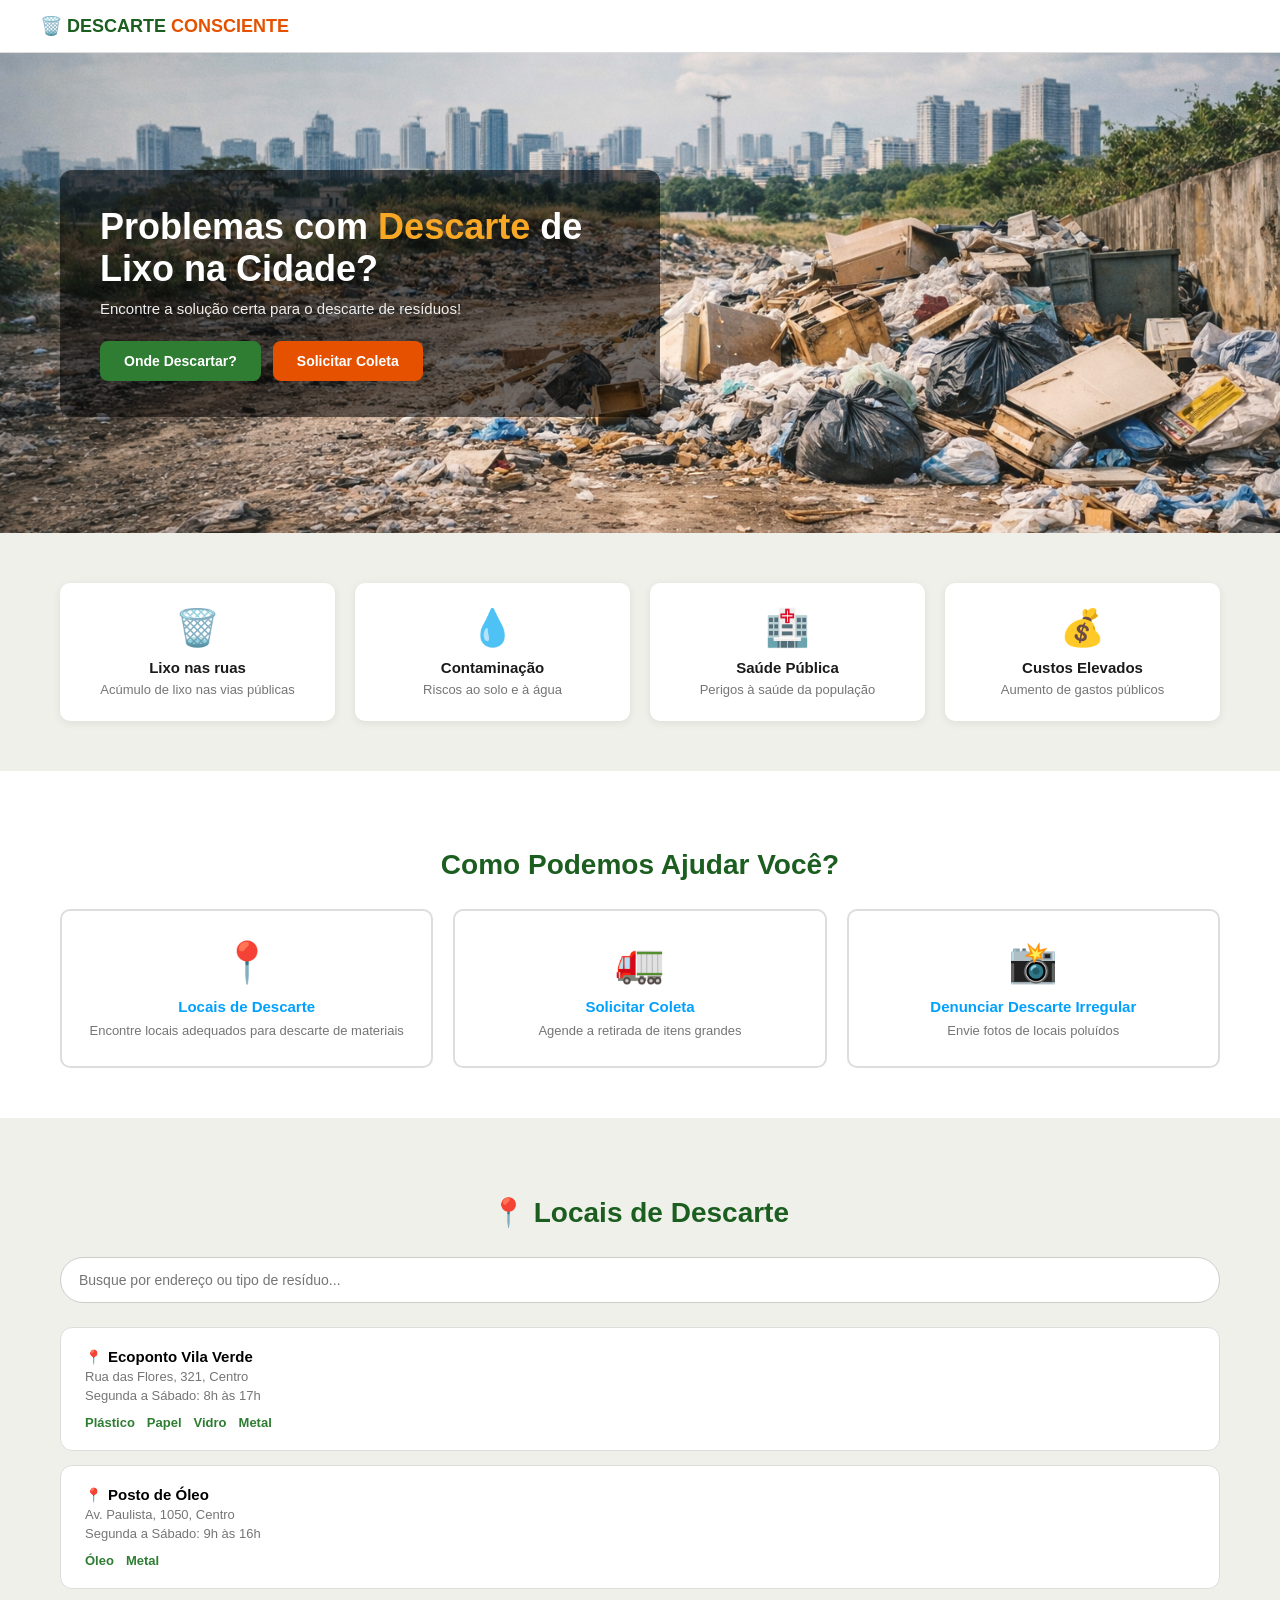
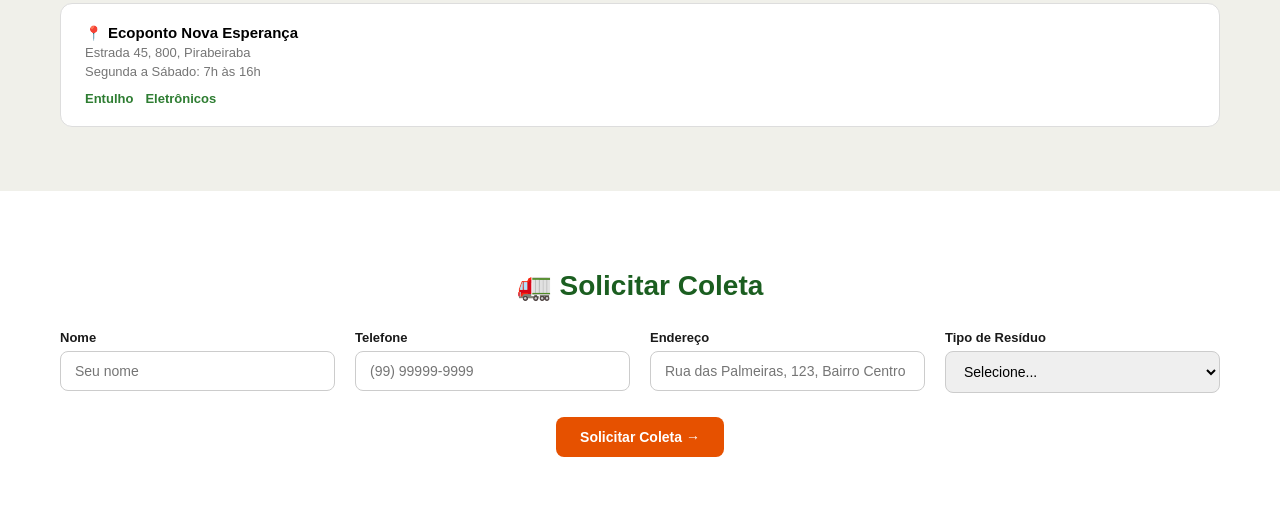
<file: index.html>
<!DOCTYPE html>
<html lang="pt-BR">
<head>
  <meta charset="UTF-8">
  <title>Descarte Consciente</title>
  <link rel="stylesheet" href="style.css">
</head>
<body>

  <nav>
    <a class="logo" href="index.html">🗑️ DESCARTE <span>CONSCIENTE</span></a>
  </nav>

  <div class="hero" id="inicio">
    <div class="hero-content">
      <h1>Problemas com <span>Descarte</span> de Lixo na Cidade?</h1>
      <p>Encontre a solução certa para o descarte de resíduos!</p>
      <div class="hero-buttons">
        <a href="#locais" class="btn-green">Onde Descartar?</a>
        <a href="#coleta" class="btn-orange">Solicitar Coleta</a>
      </div>
    </div>
  </div>


  <section style="background-color: #f0f0ea;" id="como-funciona">
    <div class="problems-grid">

      <div class="problem-card">
        <div class="icon">🗑️</div>
        <h3>Lixo nas ruas</h3>
        <p>Acúmulo de lixo nas vias públicas</p>
      </div>

      <div class="problem-card">
        <div class="icon">💧</div>
        <h3>Contaminação</h3>
        <p>Riscos ao solo e à água</p>
      </div>

      <div class="problem-card">
        <div class="icon">🏥</div>
        <h3>Saúde Pública</h3>
        <p>Perigos à saúde da população</p>
      </div>

      <div class="problem-card">
        <div class="icon">💰</div>
        <h3>Custos Elevados</h3>
        <p>Aumento de gastos públicos</p>
      </div>

    </div>
  </section>



  <section class="help-section">
    <p class="section-title" style="text-align:center;">Como Podemos Ajudar Você?</p>
    <div class="help-grid">

      <a href="#locais" class="help-card">
        <div class="icon">📍</div>
        <h3 class="green">Locais de Descarte</h3>
        <p>Encontre locais adequados para descarte de materiais</p>
      </a>

      <a href="#coleta" class="help-card">
        <div class="icon">🚛</div>
        <h3 class="orange">Solicitar Coleta</h3>
        <p>Agende a retirada de itens grandes</p>
      </a>

      <a href="#denuncia" class="help-card">
        <div class="icon">📸</div>
        <h3 class="orange">Denunciar Descarte Irregular</h3>
        <p>Envie fotos de locais poluídos</p>
      </a>

    </div>
  </section>

<section class="locais-section" id="locais">
  <p class="section-title">📍 Locais de Descarte</p>

  <input
    class="search-bar"
    type="text"
    placeholder="Busque por endereço ou tipo de resíduo..."
    oninput="filtrarLocais(this.value)"
  >

  <div class="local-card">
    <h4 class="local-nome">Ecoponto Vila Verde</h4>
    <p class="address">Rua das Flores, 321, Centro</p>
    <p class="horario">Segunda a Sábado: 8h às 17h</p>
    <div class="tags">
      <span class="tag">Plástico</span>
      <span class="tag">Papel</span>
      <span class="tag">Vidro</span>
      <span class="tag">Metal</span>
    </div>
  </div>

  <div class="local-card">
    <h4 class="local-nome">Posto de Óleo</h4>
    <p class="address">Av. Paulista, 1050, Centro</p>
    <p class="horario">Segunda a Sábado: 9h às 16h</p>
    <div class="tags">
      <span class="tag">Óleo</span>
      <span class="tag">Metal</span>
    </div>
  </div>

  <div class="local-card">
    <h4 class="local-nome">Ecoponto Nova Esperança</h4>
    <p class="address">Estrada 45, 800, Pirabeiraba</p>
    <p class="horario">Segunda a Sábado: 7h às 16h</p>
    <div class="tags">
      <span class="tag">Entulho</span>
      <span class="tag">Eletrônicos</span>
    </div>
  </div>
</section>

<section class="coleta-section" id="coleta">
    <p class="section-title">🚛 Solicitar Coleta</p>

    <div class="form-grid">
      <div class="form-group">
        <label>Nome</label>
        <input type="text" id="coleta-nome" placeholder="Seu nome">
      </div>
      <div class="form-group">
        <label>Telefone</label>
        <input type="tel" id="coleta-tel" placeholder="(99) 99999-9999">
      </div>
      <div class="form-group">
        <label>Endereço</label>
        <input type="text" id="coleta-endereco" placeholder="Rua das Palmeiras, 123, Bairro Centro">
      </div>
      <div class="form-group">
        <label>Tipo de Resíduo</label>
        <select id="coleta-tipo">
          <option value="">Selecione...</option>
          <option>Móveis</option>
          <option>Eletrônicos</option>
          <option>Entulho</option>
          <option>Eletrodomésticos</option>
          <option>Outros</option>
        </select>
      </div>
    </div>

    <div class="form-center">
      <button class="btn-orange" onclick="enviarColeta()">Solicitar Coleta →</button>
    </div>
  </section>

</body>
</file>
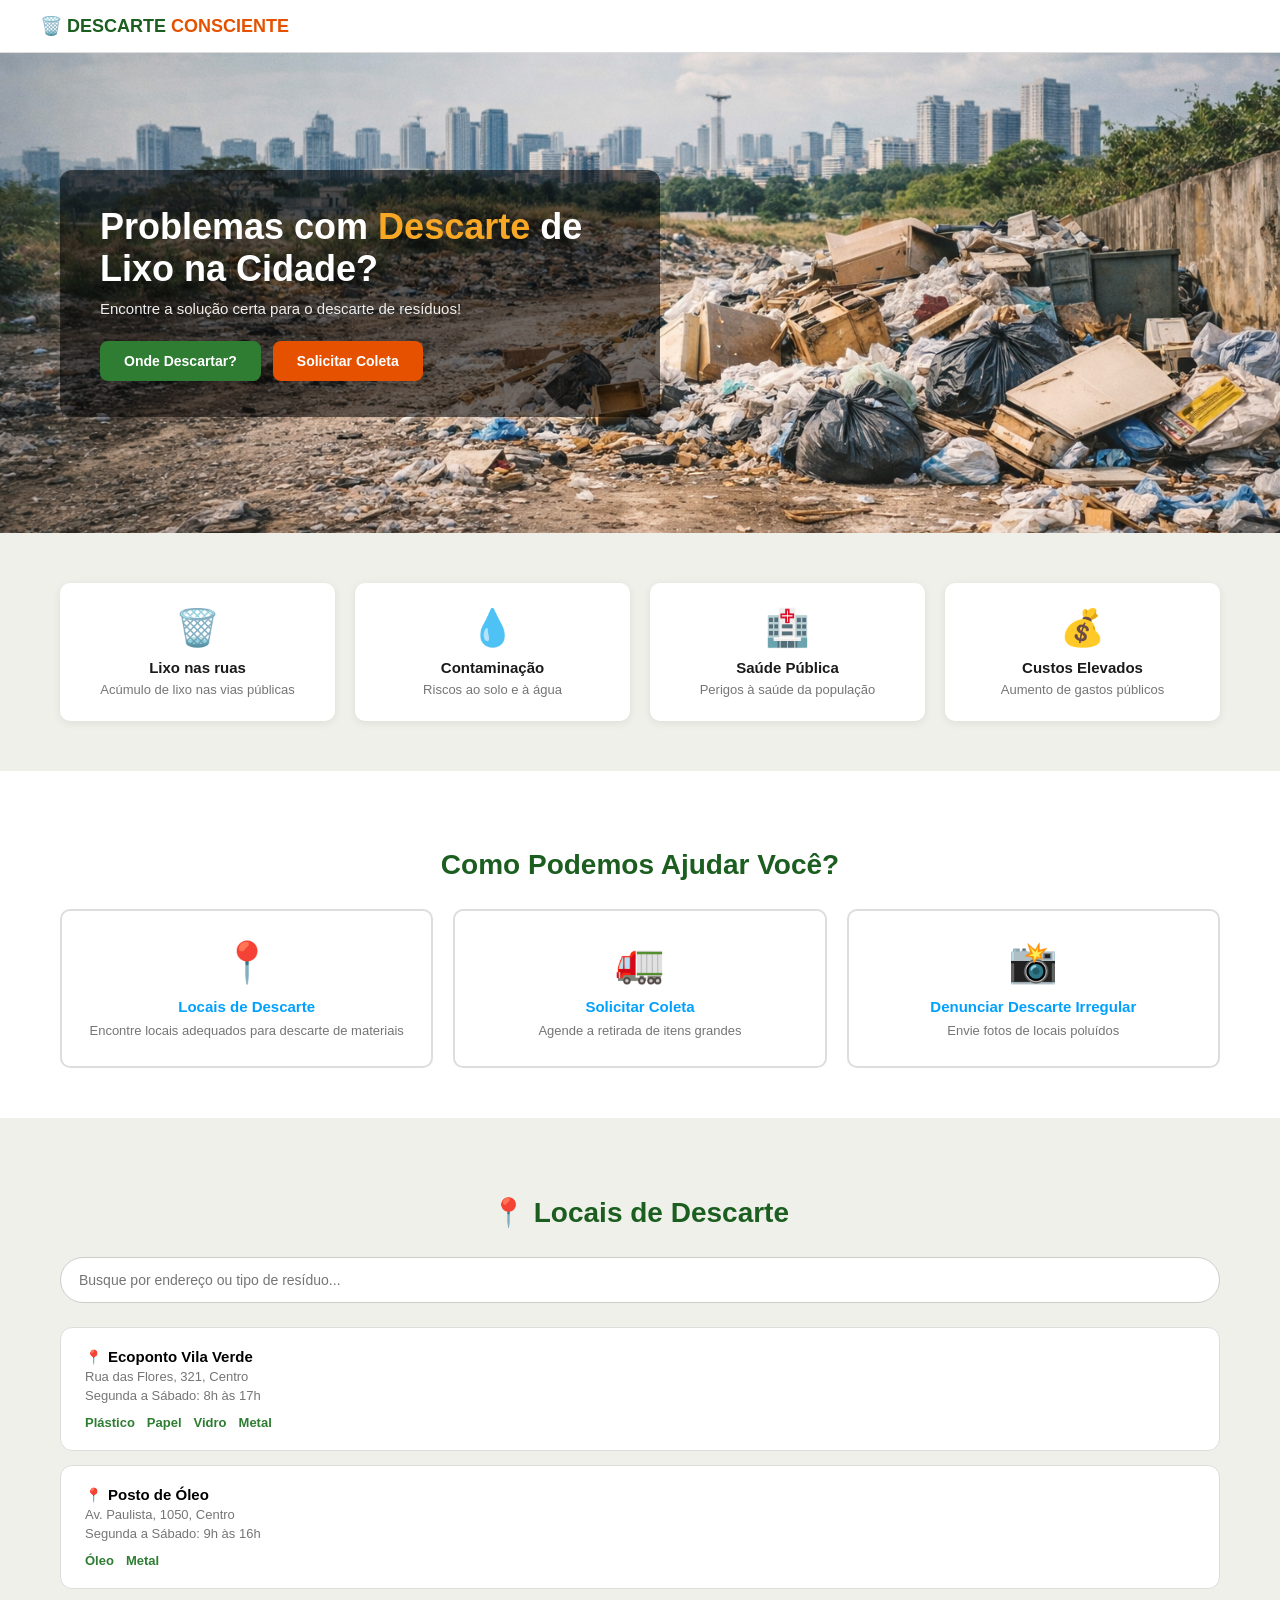
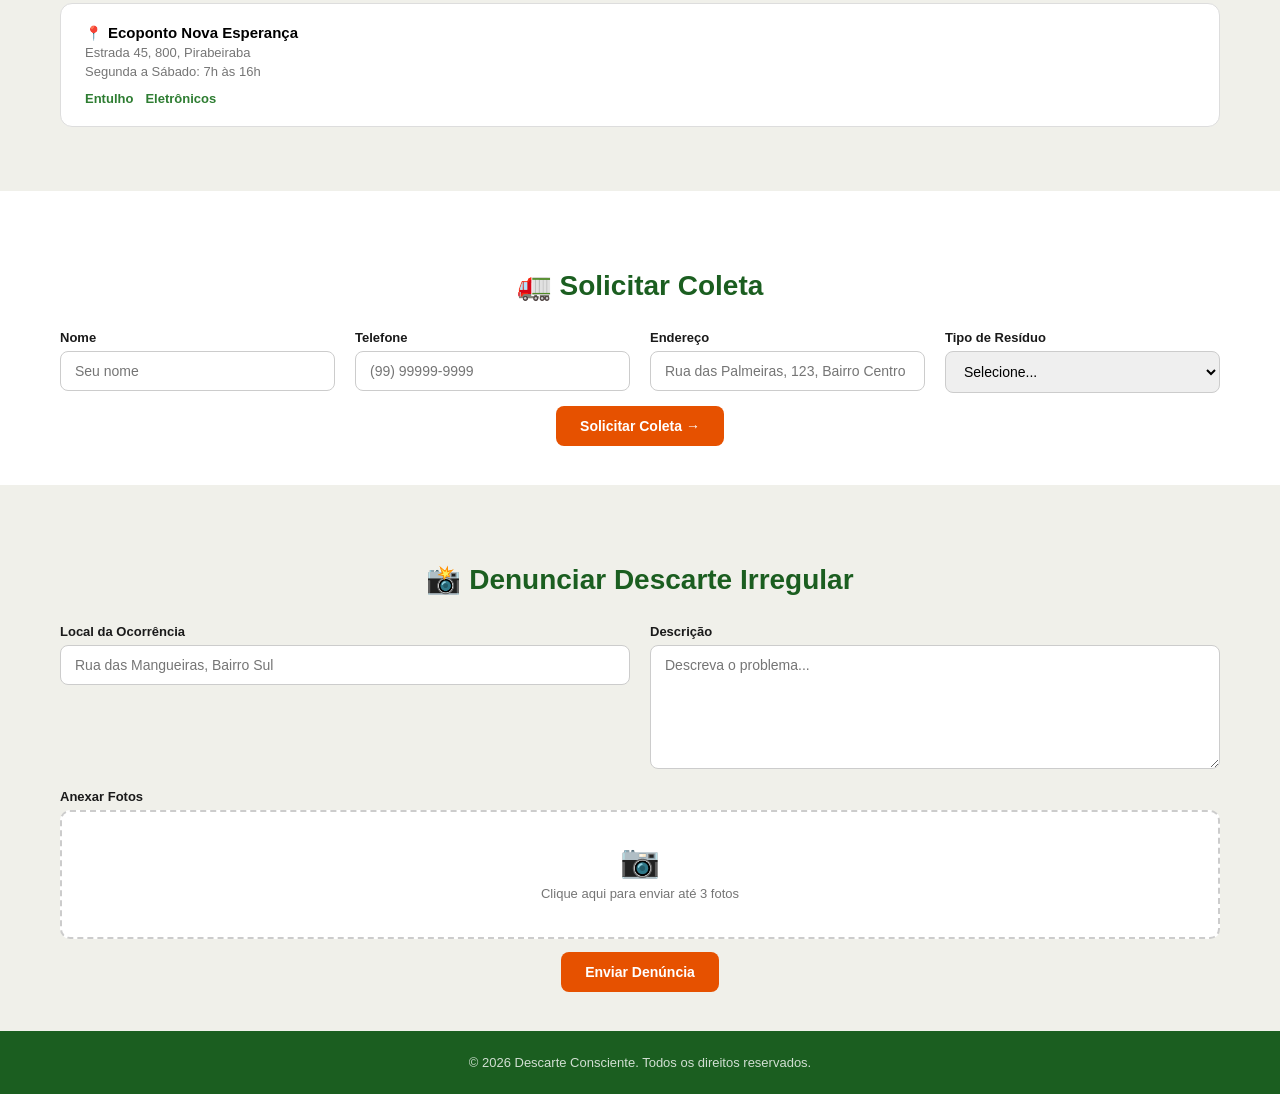
<file: index/index.html>
<!DOCTYPE html>
<html lang="pt-BR">
<head>
  <meta charset="UTF-8">
  <title>Descarte Consciente</title>
  <link rel="stylesheet" href="style.css">
</head>
<body>

  <nav>
    <a class="logo" href="index.html">🗑️ DESCARTE <span>CONSCIENTE</span></a>
  </nav>

  <div class="hero" id="inicio">
    <div class="hero-content">
      <h1>Problemas com <span>Descarte</span> de Lixo na Cidade?</h1>
      <p>Encontre a solução certa para o descarte de resíduos!</p>
      <div class="hero-buttons">
        <a href="#locais" class="btn-green">Onde Descartar?</a>
        <a href="#coleta" class="btn-orange">Solicitar Coleta</a>
      </div>
    </div>
  </div>


  <section style="background-color: #f0f0ea;" id="como-funciona">
    <div class="problems-grid">

      <div class="problem-card">
        <div class="icon">🗑️</div>
        <h3>Lixo nas ruas</h3>
        <p>Acúmulo de lixo nas vias públicas</p>
      </div>

      <div class="problem-card">
        <div class="icon">💧</div>
        <h3>Contaminação</h3>
        <p>Riscos ao solo e à água</p>
      </div>

      <div class="problem-card">
        <div class="icon">🏥</div>
        <h3>Saúde Pública</h3>
        <p>Perigos à saúde da população</p>
      </div>

      <div class="problem-card">
        <div class="icon">💰</div>
        <h3>Custos Elevados</h3>
        <p>Aumento de gastos públicos</p>
      </div>

    </div>
  </section>



  <section class="help-section">
    <p class="section-title" style="text-align:center;">Como Podemos Ajudar Você?</p>
    <div class="help-grid">

      <a href="#locais" class="help-card">
        <div class="icon">📍</div>
        <h3 class="green">Locais de Descarte</h3>
        <p>Encontre locais adequados para descarte de materiais</p>
      </a>

      <a href="#coleta" class="help-card">
        <div class="icon">🚛</div>
        <h3 class="orange">Solicitar Coleta</h3>
        <p>Agende a retirada de itens grandes</p>
      </a>

      <a href="#denuncia" class="help-card">
        <div class="icon">📸</div>
        <h3 class="orange">Denunciar Descarte Irregular</h3>
        <p>Envie fotos de locais poluídos</p>
      </a>

    </div>
  </section>

<section class="locais-section" id="locais">
  <p class="section-title">📍 Locais de Descarte</p>

  <input
    class="search-bar"
    type="text"
    placeholder="Busque por endereço ou tipo de resíduo..."
  >

  <div class="local-card">
    <h4 class="local-nome">Ecoponto Vila Verde</h4>
    <p class="address">Rua das Flores, 321, Centro</p>
    <p class="horario">Segunda a Sábado: 8h às 17h</p>
    <div class="tags">
      <span class="tag">Plástico</span>
      <span class="tag">Papel</span>
      <span class="tag">Vidro</span>
      <span class="tag">Metal</span>
    </div>
  </div>

  <div class="local-card">
    <h4 class="local-nome">Posto de Óleo</h4>
    <p class="address">Av. Paulista, 1050, Centro</p>
    <p class="horario">Segunda a Sábado: 9h às 16h</p>
    <div class="tags">
      <span class="tag">Óleo</span>
      <span class="tag">Metal</span>
    </div>
  </div>

  <div class="local-card">
    <h4 class="local-nome">Ecoponto Nova Esperança</h4>
    <p class="address">Estrada 45, 800, Pirabeiraba</p>
    <p class="horario">Segunda a Sábado: 7h às 16h</p>
    <div class="tags">
      <span class="tag">Entulho</span>
      <span class="tag">Eletrônicos</span>
    </div>
  </div>
</section>

<section class="coleta-section" id="coleta">
    <p class="section-title">🚛 Solicitar Coleta</p>

    <div class="form-grid">
      <div class="form-group">
        <label>Nome</label>
        <input type="text" id="coleta-nome" placeholder="Seu nome">
      </div>
      <div class="form-group">
        <label>Telefone</label>
        <input type="tel" id="coleta-tel" placeholder="(99) 99999-9999">
      </div>
      <div class="form-group">
        <label>Endereço</label>
        <input type="text" id="coleta-endereco" placeholder="Rua das Palmeiras, 123, Bairro Centro">
      </div>
      <div class="form-group">
        <label>Tipo de Resíduo</label>
        <select id="coleta-tipo">
          <option value="">Selecione...</option>
          <option>Móveis</option>
          <option>Eletrônicos</option>
          <option>Entulho</option>
          <option>Eletrodomésticos</option>
          <option>Outros</option>
        </select>
      </div>
    </div>

<div class="form-center">
  <a class="btn-orange" href="/confirmacao/solicitacao/solicitacao.html">Solicitar Coleta →</a>
</div>
  </section>

    <section class="denuncia-section" id="denuncia">
    <p class="section-title">📸 Denunciar Descarte Irregular</p>

    <div class="form-grid">
      <div class="form-group">
        <label>Local da Ocorrência</label>
        <input type="text" id="den-local" placeholder="Rua das Mangueiras, Bairro Sul">
      </div>
      <div class="form-group">
        <label>Descrição</label>
        <textarea id="den-desc" placeholder="Descreva o problema..."></textarea>
      </div>
    </div>

    <div class="form-group" style="margin-top: 20px;">
      <label>Anexar Fotos</label>
      <div class="drop-zone">
        <input type="file" accept="image/*" multiple onchange="mostrarFotos(this)">
        <div style="font-size: 32px;">📷</div>
        <p>Clique aqui para enviar até 3 fotos</p>
        <p id="aviso-fotos" style="color: #2e7d32; font-weight: bold;"></p>
      </div>
    </div>


    <div class="form-center">
       <a class="btn-orange" href="/confirmacao/denuncia/denuncia.html">Enviar Denúncia</a>
    </div>
  </section>

  <footer id="contato">
    © 2026 Descarte Consciente. Todos os direitos reservados.
  </footer>

</body>
</file>
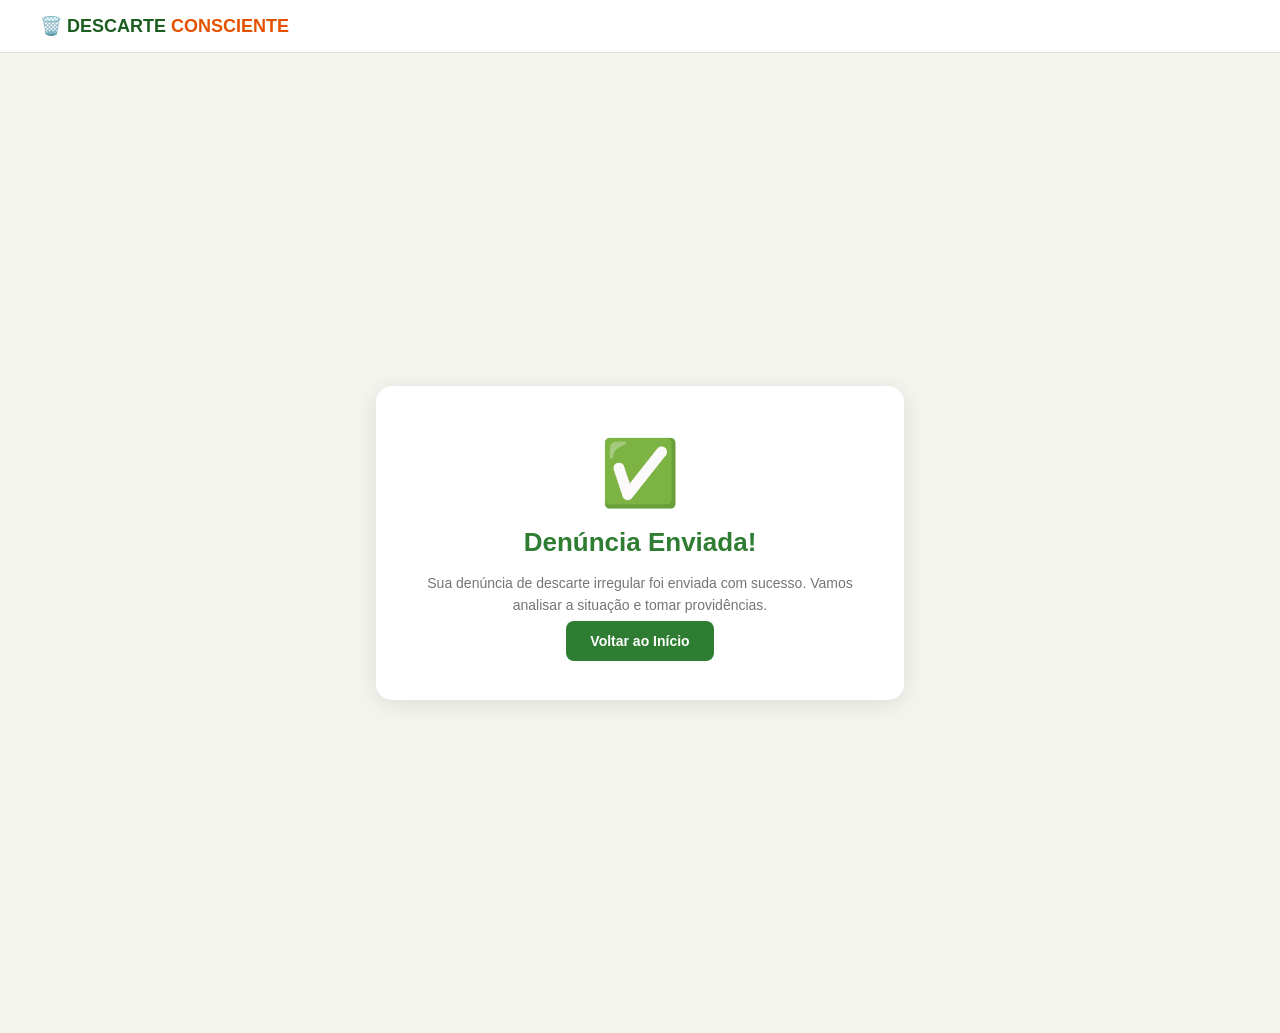
<file: confirmacao/denuncia/denuncia.html>
<!DOCTYPE html>
<html lang="pt-BR">
<head>
  <meta charset="UTF-8">
  <title>Denúncia Enviada – Descarte Consciente</title>
  <link rel="stylesheet" href="/confirmacao/denuncia/denuncia.css">
</head>
<body>


  <nav>
    <a class="logo" href="/index/index.html">🗑️ DESCARTE <span>CONSCIENTE</span></a>
  </nav>

  <div class="confirm-page">
    <div class="confirm-card">

      <div class="big-icon">✅</div>

      <h1 class="orange">Denúncia Enviada!</h1>

      <p>Sua denúncia de descarte irregular foi enviada com sucesso. Vamos analisar a situação e tomar providências.</p>

      <a href="/index/index.html" class="btn-green">Voltar ao Início</a>

    </div>
  </div>

</body>
</html>
</file>
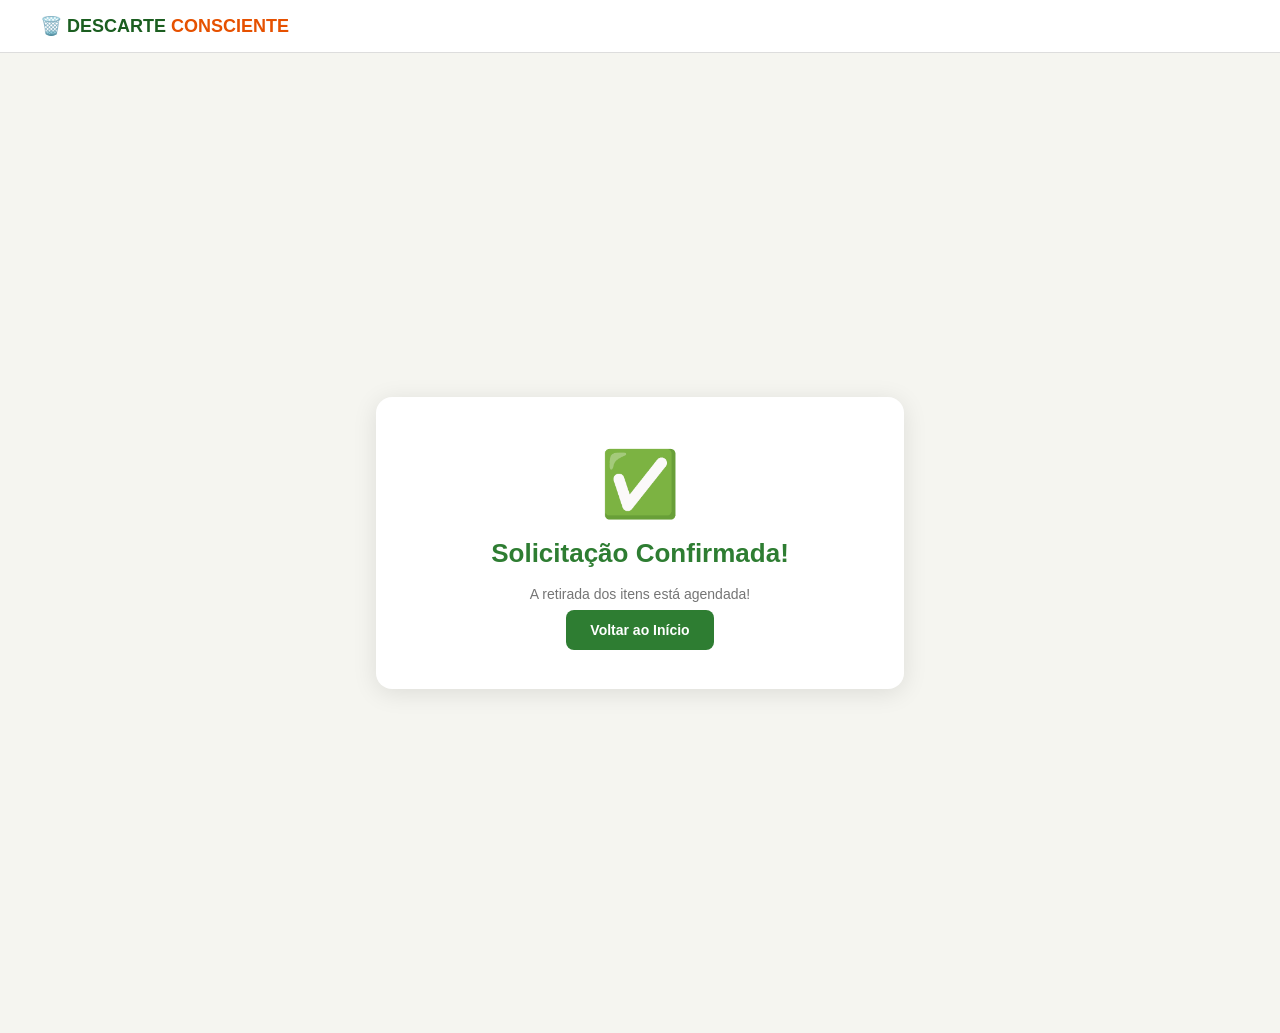
<file: confirmacao/solicitacao/solicitacao.html>
<!DOCTYPE html>
<html lang="pt-BR">
<head>
  <meta charset="UTF-8">
  <title>Solicitação Confirmada – Descarte Consciente</title>
  <link rel="stylesheet" href="/confirmacao/solicitacao/solicitacao.css">
</head>
<body>


  <nav>
    <a class="logo" href="/index/index.html">🗑️ DESCARTE <span>CONSCIENTE</span></a>
  </nav>


  <div class="confirm-page">
    <div class="confirm-card">

      <div class="big-icon">✅</div>

      <h1 class="green">Solicitação Confirmada!</h1>

      <p>A retirada dos itens está agendada!</p>

      <a href="/index/index.html" class="btn-green">Voltar ao Início</a>

    </div>
  </div>

</body>
</html>
</file>
<file: style.css>
/* ── GERAL ── */
body {
  font-family: Arial, sans-serif;
  margin: 0;
  padding: 0;
  background-color: #f5f5f0;
  color: #1a1a1a;
}

/* ── NAVEGAÇÃO ── */
nav {
  background-color: white;
  padding: 15px 40px;
  display: flex;
  align-items: center;
  justify-content: space-between;
  border-bottom: 1px solid #ddd;
}

.logo {
  font-weight: bold;
  font-size: 18px;
  color: #1b5e20;
  text-decoration: none;
}

.logo span {
  color: #e65100;
}

.hero {
  background-image: url('banner.png');
  background-size: cover;
  background-position: center;
  height: 480px;
  display: flex;
  align-items: center;
  padding: 0 60px;
}

.hero-content {
  background-color: rgba(0, 0, 0, 0.55);
  padding: 36px 40px;
  border-radius: 12px;
  max-width: 520px;
}

.hero-content h1 {
  color: white;
  font-size: 36px;
  margin: 0 0 10px 0;
}

.hero-content h1 span {
  color: #f9a825;
}

.hero-content p {
  color: #eee;
  font-size: 15px;
  margin: 0 0 24px 0;
}

.hero-buttons {
  display: flex;
  gap: 12px;
}

.btn-green {
  background-color: #2e7d32;
  color: white;
  padding: 12px 24px;
  border: none;
  border-radius: 8px;
  font-size: 14px;
  font-weight: bold;
  cursor: pointer;
  text-decoration: none;
}

.btn-green:hover {
  background-color: #1b5e20;
}

.btn-orange {
  background-color: #e65100;
  color: white;
  padding: 12px 24px;
  border: none;
  border-radius: 8px;
  font-size: 14px;
  font-weight: bold;
  cursor: pointer;
  text-decoration: none;
}

.btn-orange:hover {
  background-color: #bf360c;
}

section {
  padding: 50px 60px;
}

.section-title {
  font-size: 22px;
  font-weight: bold;
  color: #1b5e20;
  margin-bottom: 24px;
  text-align: center;
}

.problems-grid {
  display: flex;
  gap: 20px;
}

.problem-card {
  background-color: white;
  border-radius: 10px;
  padding: 24px 20px;
  text-align: center;
  flex: 1;
  box-shadow: 0 2px 8px rgba(0,0,0,0.08);
}

.problem-card .icon {
  font-size: 36px;
  margin-bottom: 10px;
}

.problem-card h3 {
  font-size: 15px;
  margin: 0 0 6px 0;
}

.problem-card p {
  font-size: 13px;
  color: #757575;
  margin: 0;
}

.help-section {
  background-color: white;
}

.help-section .section-title {
  text-align: center;
}

.help-grid {
  display: flex;
  gap: 20px;
}

.help-card {
  border: 2px solid #ddd;
  border-radius: 10px;
  padding: 28px 20px;
  text-align: center;
  flex: 1;
  cursor: pointer;
  text-decoration: none;
  color: inherit;
  display: block;
}

.help-card:hover {
  border-color: #2e7d32;
}

.help-card .icon {
  font-size: 40px;
  margin-bottom: 12px;
}

.help-card h3 {
  font-size: 15px;
  margin: 0 0 8px 0;
  color: #00a0fd;
}


.help-card p {
  font-size: 13px;
  color: #757575;
  margin: 0;
}




.locais-section {
  background-color: #f0f0ea;
  padding: 50px 60px;
}

.section-title {
  text-align: center;
  font-size: 28px;
  font-weight: bold;
  color: #1b5e20;
  margin-bottom: 28px;
}

.search-bar {
  width: 100%;
  padding: 14px 18px;
  border: 1.5px solid #ccc;
  border-radius: 30px;
  font-size: 14px;
  margin-bottom: 24px;
  box-sizing: border-box;
  background-color: white;
}

.local-card {
  background-color: white;
  border: 1.5px solid #ddd;
  border-radius: 12px;
  padding: 20px 24px;
  margin-bottom: 14px;
}

.local-nome {
  margin: 0 0 4px 0;
  font-size: 15px;
  font-weight: bold;
  color: #000000;
  display: flex;
  align-items: center;
  gap: 6px;
}

.local-nome::before {
  content: "📍";
  font-size: 14px;
}

.address {
  font-size: 13px;
  color: #757575;
  margin: 0 0 4px 0;
}

.horario {
  font-size: 13px;
  color: #757575;
  margin: 0 0 12px 0;
}

.tags {
  display: flex;
  gap: 12px;
  flex-wrap: wrap;
}

.tag {
  font-size: 13px;
  font-weight: bold;
  color: #2e7d32;
  background: none;
  padding: 0;
  border-radius: 0;
}

.coleta-section {
  background-color: white;
}



.form-grid {
  display: flex;
  gap: 20px;
  flex-wrap: wrap;
}

.form-group {
  display: flex;
  flex-direction: column;
  gap: 6px;
  flex: 1;
  min-width: 200px;
}

.form-group label {
  font-size: 13px;
  font-weight: bold;
}

.form-group input,
.form-group select,
.form-group textarea {
  padding: 11px 14px;
  border: 1.5px solid #ccc;
  border-radius: 8px;
  font-size: 14px;
  font-family: Arial, sans-serif;
}

.form-group textarea {
  resize: vertical;
  min-height: 100px;
}

.form-center {
  text-align: center;
  margin-top: 24px;
}
</file>
<file: index/style.css>
/* ── GERAL ── */
body {
  font-family: Arial, sans-serif;
  margin: 0;
  padding: 0;
  background-color: #f5f5f0;
  color: #1a1a1a;
}

/* ── NAVEGAÇÃO ── */
nav {
  background-color: white;
  padding: 15px 40px;
  display: flex;
  align-items: center;
  justify-content: space-between;
  border-bottom: 1px solid #ddd;
}

.logo {
  font-weight: bold;
  font-size: 18px;
  color: #1b5e20;
  text-decoration: none;
}

.logo span {
  color: #e65100;
}

.hero {
  background-image: url('/img/banner.png');
  background-size: cover;
  background-position: center;
  height: 480px;
  display: flex;
  align-items: center;
  padding: 0 60px;
}

.hero-content {
  background-color: rgba(0, 0, 0, 0.55);
  padding: 36px 40px;
  border-radius: 12px;
  max-width: 520px;
}

.hero-content h1 {
  color: white;
  font-size: 36px;
  margin: 0 0 10px 0;
}

.hero-content h1 span {
  color: #f9a825;
}

.hero-content p {
  color: #eee;
  font-size: 15px;
  margin: 0 0 24px 0;
}

.hero-buttons {
  display: flex;
  gap: 12px;
}

.btn-green {
  background-color: #2e7d32;
  color: white;
  padding: 12px 24px;
  border: none;
  border-radius: 8px;
  font-size: 14px;
  font-weight: bold;
  cursor: pointer;
  text-decoration: none;
}

.btn-green:hover {
  background-color: #1b5e20;
}

.btn-orange {
  background-color: #e65100;
  color: white;
  padding: 12px 24px;
  border: none;
  border-radius: 8px;
  font-size: 14px;
  font-weight: bold;
  cursor: pointer;
  text-decoration: none;
}

.btn-orange:hover {
  background-color: #bf360c;
}

section {
  padding: 50px 60px;
}

.section-title {
  font-size: 22px;
  font-weight: bold;
  color: #1b5e20;
  margin-bottom: 24px;
  text-align: center;
}

.problems-grid {
  display: flex;
  gap: 20px;
}

.problem-card {
  background-color: white;
  border-radius: 10px;
  padding: 24px 20px;
  text-align: center;
  flex: 1;
  box-shadow: 0 2px 8px rgba(0,0,0,0.08);
}

.problem-card .icon {
  font-size: 36px;
  margin-bottom: 10px;
}

.problem-card h3 {
  font-size: 15px;
  margin: 0 0 6px 0;
}

.problem-card p {
  font-size: 13px;
  color: #757575;
  margin: 0;
}

.help-section {
  background-color: white;
}

.help-section .section-title {
  text-align: center;
}

.help-grid {
  display: flex;
  gap: 20px;
}

.help-card {
  border: 2px solid #ddd;
  border-radius: 10px;
  padding: 28px 20px;
  text-align: center;
  flex: 1;
  cursor: pointer;
  text-decoration: none;
  color: inherit;
  display: block;
}

.help-card:hover {
  border-color: #2e7d32;
}

.help-card .icon {
  font-size: 40px;
  margin-bottom: 12px;
}

.help-card h3 {
  font-size: 15px;
  margin: 0 0 8px 0;
  color: #00a0fd;
}


.help-card p {
  font-size: 13px;
  color: #757575;
  margin: 0;
}




.locais-section {
  background-color: #f0f0ea;
  padding: 50px 60px;
}

.section-title {
  text-align: center;
  font-size: 28px;
  font-weight: bold;
  color: #1b5e20;
  margin-bottom: 28px;
}

.search-bar {
  width: 100%;
  padding: 14px 18px;
  border: 1.5px solid #ccc;
  border-radius: 30px;
  font-size: 14px;
  margin-bottom: 24px;
  box-sizing: border-box;
  background-color: white;
}

.local-card {
  background-color: white;
  border: 1.5px solid #ddd;
  border-radius: 12px;
  padding: 20px 24px;
  margin-bottom: 14px;
}

.local-nome {
  margin: 0 0 4px 0;
  font-size: 15px;
  font-weight: bold;
  color: #000000;
  display: flex;
  align-items: center;
  gap: 6px;
}

.local-nome::before {
  content: "📍";
  font-size: 14px;
}

.address {
  font-size: 13px;
  color: #757575;
  margin: 0 0 4px 0;
}

.horario {
  font-size: 13px;
  color: #757575;
  margin: 0 0 12px 0;
}

.tags {
  display: flex;
  gap: 12px;
  flex-wrap: wrap;
}

.tag {
  font-size: 13px;
  font-weight: bold;
  color: #2e7d32;
  background: none;
  padding: 0;
  border-radius: 0;
}

.coleta-section {
  background-color: white;
}



.form-grid {
  display: flex;
  gap: 20px;
  flex-wrap: wrap;
}

.form-group {
  display: flex;
  flex-direction: column;
  gap: 6px;
  flex: 1;
  min-width: 200px;
}

.form-group label {
  font-size: 13px;
  font-weight: bold;
}

.form-group input,
.form-group select,
.form-group textarea {
  padding: 11px 14px;
  border: 1.5px solid #ccc;
  border-radius: 8px;
  font-size: 14px;
  font-family: Arial, sans-serif;
}

.form-group textarea {
  resize: vertical;
  min-height: 100px;
}

.form-center {
  text-align: center;
  margin-top: 24px;
}

.denuncia-section {
  background-color: #f0f0ea;
}



.drop-zone {
  border: 2px dashed #ccc;
  border-radius: 10px;
  padding: 30px;
  text-align: center;
  cursor: pointer;
  background-color: white;
  position: relative;
}

.drop-zone input[type="file"] {
  position: absolute;
  top: 0; left: 0;
  width: 100%; height: 100%;
  opacity: 0;
  cursor: pointer;
}

.drop-zone p {
  font-size: 13px;
  color: #757575;
  margin: 6px 0 0 0;
}




footer {
  background-color: #1b5e20;
  color: rgba(255,255,255,0.8);
  text-align: center;
  padding: 24px;
  font-size: 13px;
}
</file>
<file: confirmacao/denuncia/denuncia.css>
body {
  font-family: Arial, sans-serif;
  margin: 0;
  padding: 0;
  background-color: #f5f5f0;
  color: #1a1a1a;
}

nav {
  background-color: white;
  padding: 15px 40px;
  display: flex;
  align-items: center;
  justify-content: space-between;
  border-bottom: 1px solid #ddd;
}

.logo {
  font-weight: bold;
  font-size: 18px;
  color: #1b5e20;
  text-decoration: none;
}

.logo span {
  color: #e65100;
}

.confirm-page {
  min-height: 100vh;
  display: flex;
  align-items: center;
  justify-content: center;
  background-color: #f5f5f0;
  padding: 40px 20px;
}

.confirm-card {
  background-color: white;
  border-radius: 16px;
  padding: 50px 44px;
  max-width: 440px;
  width: 100%;
  text-align: center;
  box-shadow: 0 4px 24px rgba(0,0,0,0.10);
}

.confirm-card .big-icon {
  font-size: 64px;
  margin-bottom: 16px;
}

.confirm-card h1 {
  font-size: 26px;
  margin: 0 0 12px 0;
}

.confirm-card h1.green { color: #2e7d32; }
.confirm-card h1.orange { color: #2e7d32; }

.confirm-card p {
  color: #757575;
  font-size: 14px;
  line-height: 1.6;
  margin-bottom: 16px;
}

.btn-green {
  background-color: #2e7d32;
  color: white;
  padding: 12px 24px;
  border: none;
  border-radius: 8px;
  font-size: 14px;
  font-weight: bold;
  cursor: pointer;
  text-decoration: none;
}

.btn-green:hover {
  background-color: #1b5e20;
}
</file>
<file: confirmacao/solicitacao/solicitacao.css>
body {
  font-family: Arial, sans-serif;
  margin: 0;
  padding: 0;
  background-color: #f5f5f0;
  color: #1a1a1a;
}

nav {
  background-color: white;
  padding: 15px 40px;
  display: flex;
  align-items: center;
  justify-content: space-between;
  border-bottom: 1px solid #ddd;
}

.logo {
  font-weight: bold;
  font-size: 18px;
  color: #1b5e20;
  text-decoration: none;
}

.logo span {
  color: #e65100;
}

.confirm-page {
  min-height: 100vh;
  display: flex;
  align-items: center;
  justify-content: center;
  background-color: #f5f5f0;
  padding: 40px 20px;
}

.confirm-card {
  background-color: white;
  border-radius: 16px;
  padding: 50px 44px;
  max-width: 440px;
  width: 100%;
  text-align: center;
  box-shadow: 0 4px 24px rgba(0,0,0,0.10);
}

.confirm-card .big-icon {
  font-size: 64px;
  margin-bottom: 16px;
}

.confirm-card h1 {
  font-size: 26px;
  margin: 0 0 12px 0;
}

.confirm-card h1.green { color: #2e7d32; }
.confirm-card h1.orange { color: #2e7d32; }

.confirm-card p {
  color: #757575;
  font-size: 14px;
  line-height: 1.6;
  margin-bottom: 16px;
}

.btn-green {
  background-color: #2e7d32;
  color: white;
  padding: 12px 24px;
  border: none;
  border-radius: 8px;
  font-size: 14px;
  font-weight: bold;
  cursor: pointer;
  text-decoration: none;
}

.btn-green:hover {
  background-color: #1b5e20;
}
</file>
